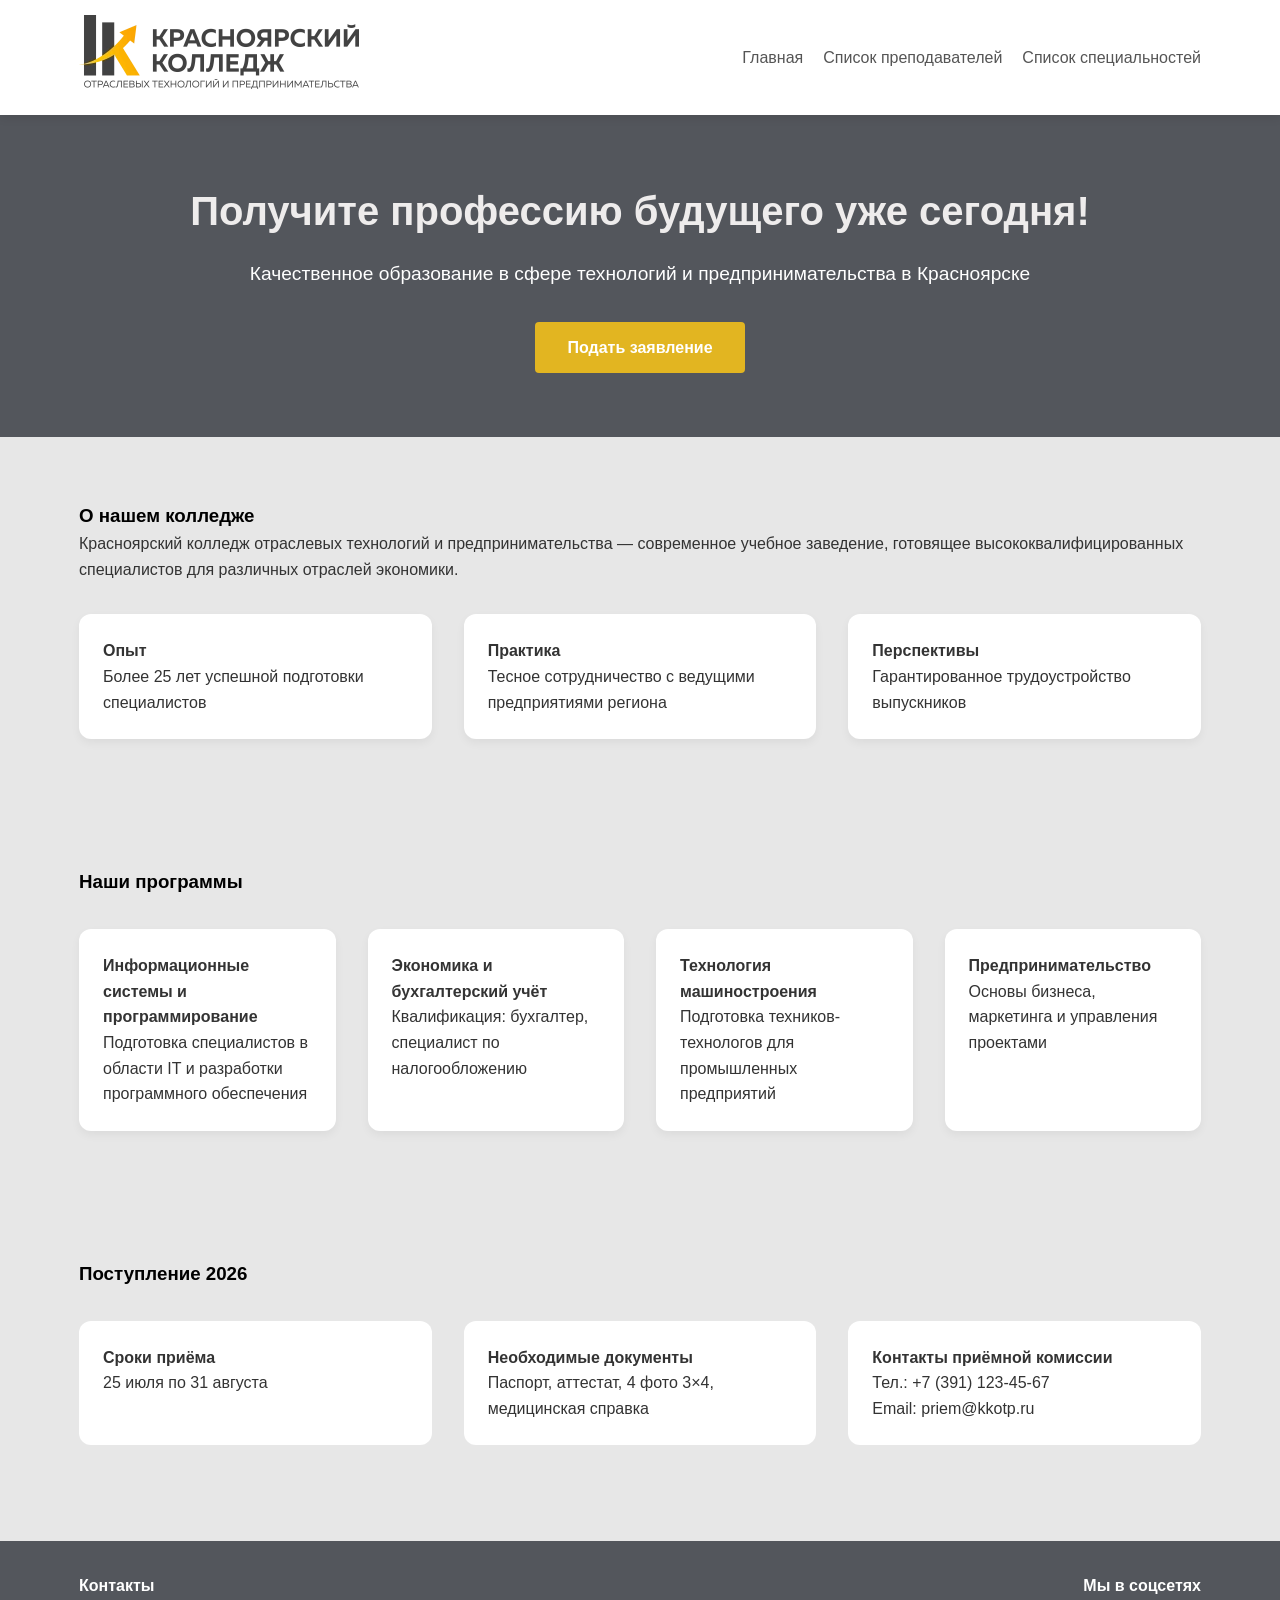
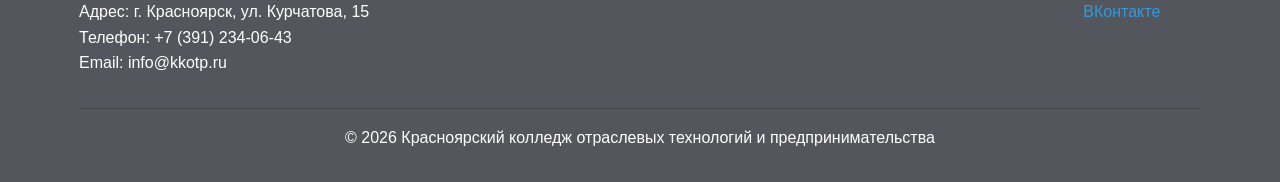
<file: index.html>
<!DOCTYPE html>
<html lang="ru">
<head>
    <meta charset="UTF-8">
    <meta name="viewport" content="width=device-width, initial-scale=1.0">
    <title>Колледж ККОТиП — Красноярск</title>
    <link rel="stylesheet" href="css/style.css">
</head>
<body>
    <header>
        <div class="container">
            <nav class="navbar">
                <div class="logo"><img src="105196.upto100x100.jpg" alt=""></div>
                <div class="nav-links">
                    <a href="index.html">Главная</a>
                    <a href="teachers.html">Список преподавателей</a>
                    <a href="kursi.html">Список специальностей</a>
                </div>
            </nav>
        </div>
    </header>

<section class="hero">
        <div class="container">
            <h2>Получите профессию будущего уже сегодня!</h2>
            <p>Качественное образование в сфере технологий и предпринимательства в Красноярске</p>
            <a href="https://forms.gle/qwAy3K6vNuSjHJoZ8" class="btn">Подать заявление</a>
        </div>
    </section>

    <!-- О колледже -->
    <section id="about" class="about">
        <div class="container">
            <h3>О нашем колледже</h3>
            <p>Красноярский колледж отраслевых технологий и предпринимательства — современное учебное заведение, готовящее высококвалифицированных специалистов для различных отраслей экономики.</p>
            <div class="features">
                <div class="feature">
                    <h4>Опыт</h4>
                    <p>Более 25 лет успешной подготовки специалистов</p>
                </div>
                <div class="feature">
                    <h4>Практика</h4>
                    <p>Тесное сотрудничество с ведущими предприятиями региона</p>
                </div>
                <div class="feature">
                    <h4>Перспективы</h4>
                    <p>Гарантированное трудоустройство выпускников</p>
                </div>
            </div>
        </div>
    </section>

    <!-- Программы обучения -->
    <section id="programs" class="programs">
        <div class="container">
            <h3>Наши программы</h3>
            <div class="program-list">
                <div class="program">
                    <h4>Информационные системы и программирование</h4>
                    <p>Подготовка специалистов в области IT и разработки программного обеспечения</p>
                </div>
                <div class="program">
                    <h4>Экономика и бухгалтерский учёт</h4>
                    <p>Квалификация: бухгалтер, специалист по налогообложению</p>
                </div>
                <div class="program">
                    <h4>Технология машиностроения</h4>
                    <p>Подготовка техников-технологов для промышленных предприятий</p>
                </div>
                <div class="program">
                    <h4>Предпринимательство</h4>
                    <p>Основы бизнеса, маркетинга и управления проектами</p>
                </div>
            </div>
        </div>
    </section>

    <!-- Поступление -->
    <section id="admissions" class="admissions">
        <div class="container">
            <h3>Поступление 2026</h3>
            <div class="admission-info">
                <div class="info-item">
                    <h4>Сроки приёма</h4>
                    <p> 25 июля по 31 августа</p>
                </div>
                <div class="info-item">
                    <h4>Необходимые документы</h4>
                    <p>Паспорт, аттестат, 4 фото 3×4, медицинская справка</p>
                </div>
                <div class="info-item">
                    <h4>Контакты приёмной комиссии</h4>
                    <p>Тел.: +7 (391) 123-45-67</p>
                    <p>Email: priem@kkotp.ru</p>
                </div>
            </div>
        </div>
    </section>

    <!-- Подвал сайта -->
    <footer id="contacts" class="footer">
        <div class="container">
            <div class="footer-content">
                <div class="contact-info">
                    <h4>Контакты</h4>
                    <p>Адрес: г. Красноярск, ул. Курчатова, 15</p>
                    <p>Телефон: +7 (391) 234-06-43</p>
                    <p>Email: info@kkotp.ru</p>
                </div>
                <div class="social">
                    <h4>Мы в соцсетях</h4>
                    <a href="https://vk.com/dobro_kkotip">ВКонтакте</a>
                </div>
            </div>
            <div class="copyright">
                <p>&copy; 2026 Красноярский колледж отраслевых технологий и предпринимательства</p>
            </div>
        </div>
    </footer>
</body>
</html>
</body>
</html>
</file>
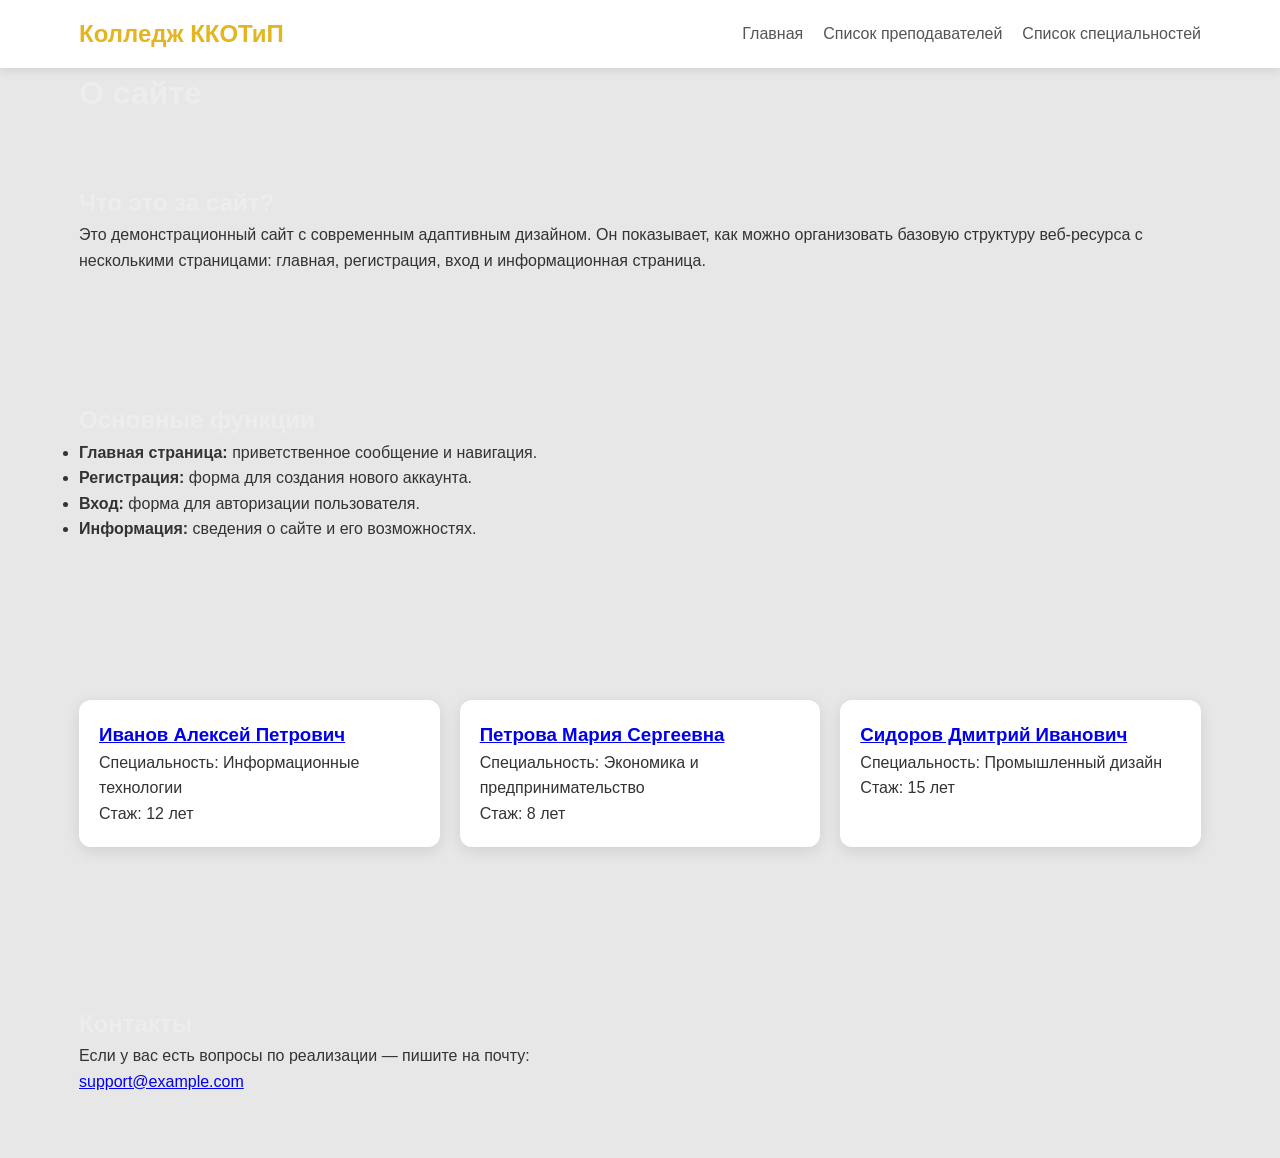
<file: info.html>
<!DOCTYPE html>
<html lang="ru">
<head>
    <meta charset="UTF-8">
    <meta name="viewport" content="width=device-width, initial-scale=1.0">
    <title>Информация</title>
    <link rel="stylesheet" href="css/style.css">
</head>
<body>
 <header>
        <div class="container">
            <nav class="navbar">
                <div class="logo">Колледж ККОТиП</div>
                <div class="nav-links">
                    <a href="index.html">Главная</a>
                    <a href="teachers.html">Список преподавателей</a>
                    <a href="kursi.html">Список специальностей</a>
                </div>
            </nav>
        </div>
    </header>

    <main class="container">
        <h1>О сайте</h1>
        
        <section>
            <h2>Что это за сайт?</h2>
            <p>Это демонстрационный сайт с современным адаптивным дизайном. Он показывает, как можно организовать базовую структуру веб‑ресурса с несколькими страницами: главная, регистрация, вход и информационная страница.</p>
        </section>

        <section>
            <h2>Основные функции</h2>
            <ul>
                <li><strong>Главная страница:</strong> приветственное сообщение и навигация.</li>
                <li><strong>Регистрация:</strong> форма для создания нового аккаунта.</li>
                <li><strong>Вход:</strong> форма для авторизации пользователя.</li>
                <li><strong>Информация:</strong> сведения о сайте и его возможностях.</li>
            </ul>
        </section>

         <section class="teachers">
            <article class="teacher-card">
                <h3><a href="lectures/ivanov.html">Иванов Алексей Петрович</a></h3>
                <p>Специальность: Информационные технологии</p>
                <p>Стаж: 12 лет</p>
            </article>

            <article class="teacher-card">
                <h3><a href="lectures/petrova.html">Петрова Мария Сергеевна</a></h3>
                <p>Специальность: Экономика и предпринимательство</p>
                <p>Стаж: 8 лет</p>
            </article>

            <article class="teacher-card">
                <h3><a href="lectures/sidorov.html">Сидоров Дмитрий Иванович</a></h3>
                <p>Специальность: Промышленный дизайн</p>
                <p>Стаж: 15 лет</p>
            </article>
        </section>
        <section>
            <h2>Контакты</h2>
            <p>Если у вас есть вопросы по реализации — пишите на почту:</p>
            <p><a href="mailto:support@example.com">support@example.com</a></p>
        </section>
    </main>
</body>
</html>
</file>
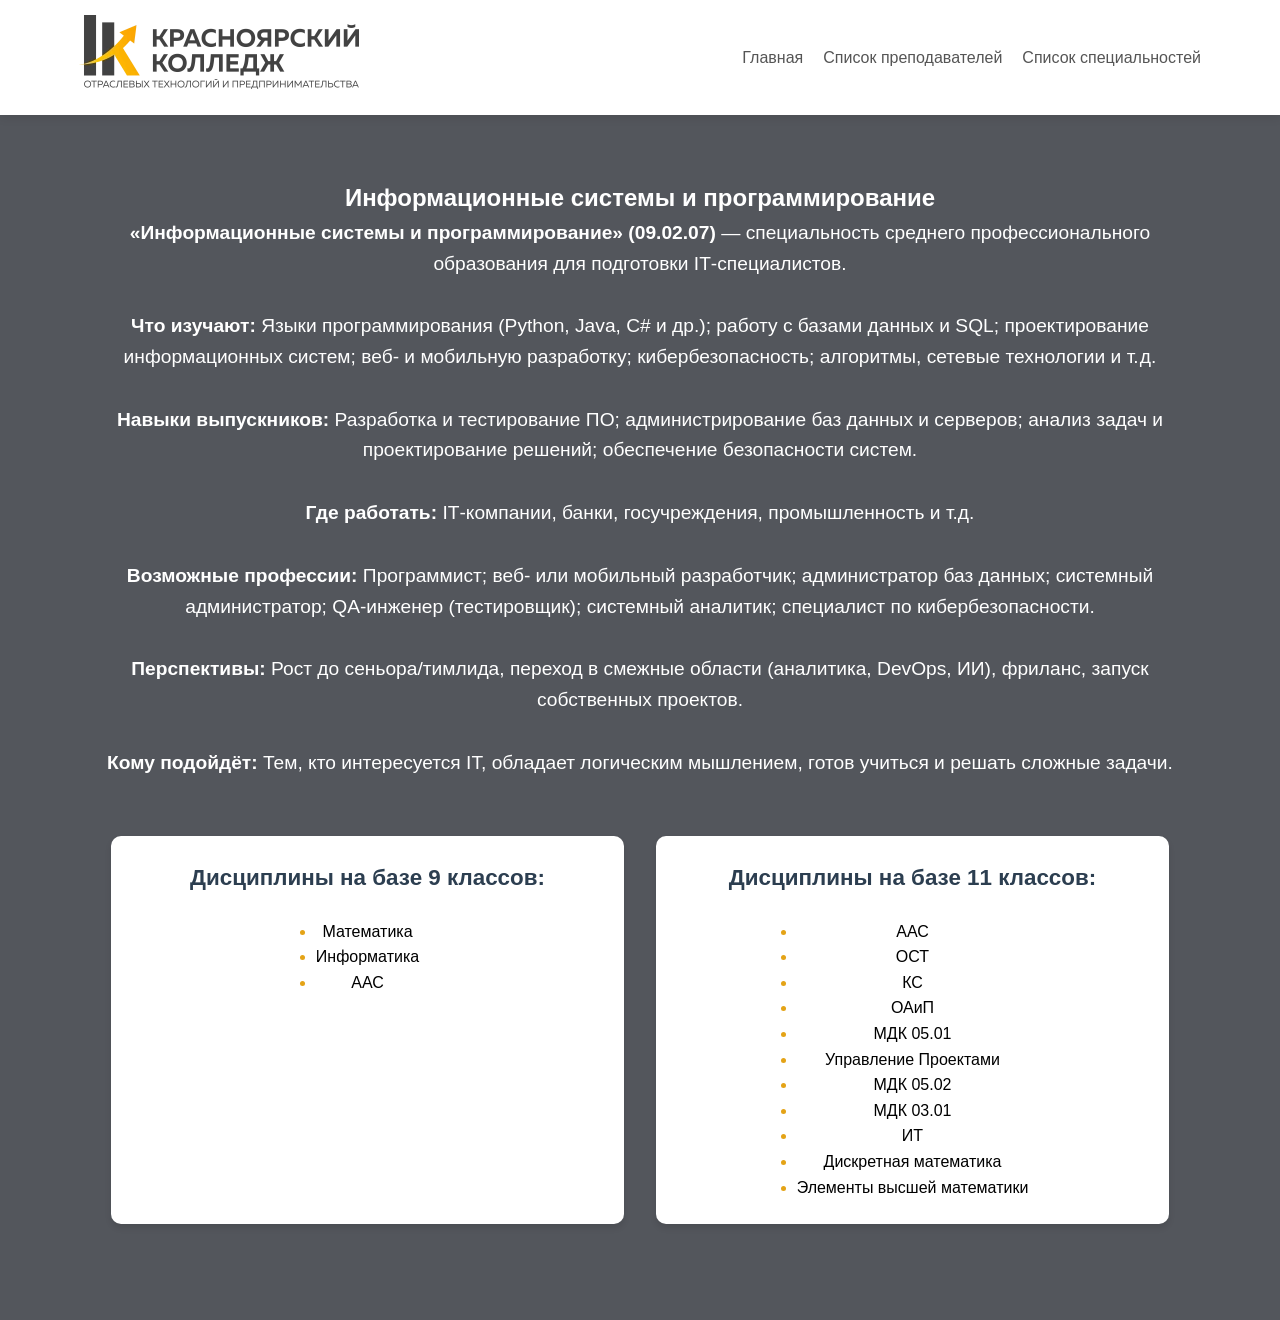
<file: isip.html>
<!DOCTYPE html>
<html lang="ru">
<head>
    <meta charset="UTF-8">
    <meta name="viewport" content="width=device-width, initial-scale=1.0">
    <title>Преподаватели ККОТиП</title>
    <link rel="stylesheet" href="css/kursi-info.css">
</head>
<body>
    <header>
        <div class="container">
            <nav class="navbar">
                <div class="logo"><img src="105196.upto100x100.jpg" alt=""></div>
                <div class="nav-links">
                    <a href="index.html">Главная</a>
                    <a href="teachers.html">Список преподавателей</a>
                    <a href="kursi.html">Список специальностей</a>
                </div>
            </nav>
        </div>
    </header>
    <section class="hero">
        <div class="container">
            <h1>Информационные системы и программирование</h1>
            <div class="af">
            <p><strong>«Информационные системы и программирование» (09.02.07)</strong> — специальность среднего профессионального образования для подготовки IT‑специалистов.</p>
    <div class="af">          
<p> <strong>Что изучают:</strong> Языки программирования (Python, Java, C# и др.);
работу с базами данных и SQL;
проектирование информационных систем;
веб‑ и мобильную разработку;
кибербезопасность;
алгоритмы, сетевые технологии и т. д.</p>
<p><strong>Навыки выпускников:</strong> Разработка и тестирование ПО; администрирование баз данных и серверов; анализ задач и проектирование решений; обеспечение безопасности систем.</p>
<p><strong>Где работать:</strong> IT‑компании, банки, госучреждения, промышленность и т.д.</p>
<p><strong>Возможные профессии:</strong> Программист; веб‑ или мобильный разработчик; администратор баз данных; системный администратор; QA‑инженер (тестировщик); системный аналитик; специалист по кибербезопасности.</p>
<p><strong>Перспективы:</strong> Рост до сеньора/тимлида, переход в смежные области (аналитика, DevOps, ИИ), фриланс, запуск собственных проектов.</p>
<p><strong>Кому подойдёт:</strong> Тем, кто интересуется IT, обладает логическим мышлением, готов учиться и решать сложные задачи.</p></strong>
        </div>
    </div>
    </header>

<br> <main class="teachers-grid">
    <!-- Преподаватель 1 -->
     <div class="teacher-card">
        <div class="teacher-info">
            <h3>Дисциплины на базе 9 классов:</h3>
                <ul>
  <li>Математика</li>
  <li>Информатика</li>
  <li>ААС</li>
</ul>
        </div>
     </div>

    <!-- Преподаватель 1 -->
     <div class="teacher-card">
        <div class="teacher-info">
            <h3>Дисциплины на базе 11 классов:</h3>
                <ul>
  <li>ААС</li>
  <li>ОСТ</li>
  <li>КС</li>
  <li>ОАиП</li>
  <li>МДК 05.01</li>
  <li>Управление Проектами</li>
  <li>МДК 05.02</li>
  <li>МДК 03.01</li>
  <li>ИТ</li>
  <li>Дискретная математика</li>
  <li>Элементы высшей математики</li>
</ul>
        </div>
     </div>
    
</body>
</html>
</file>
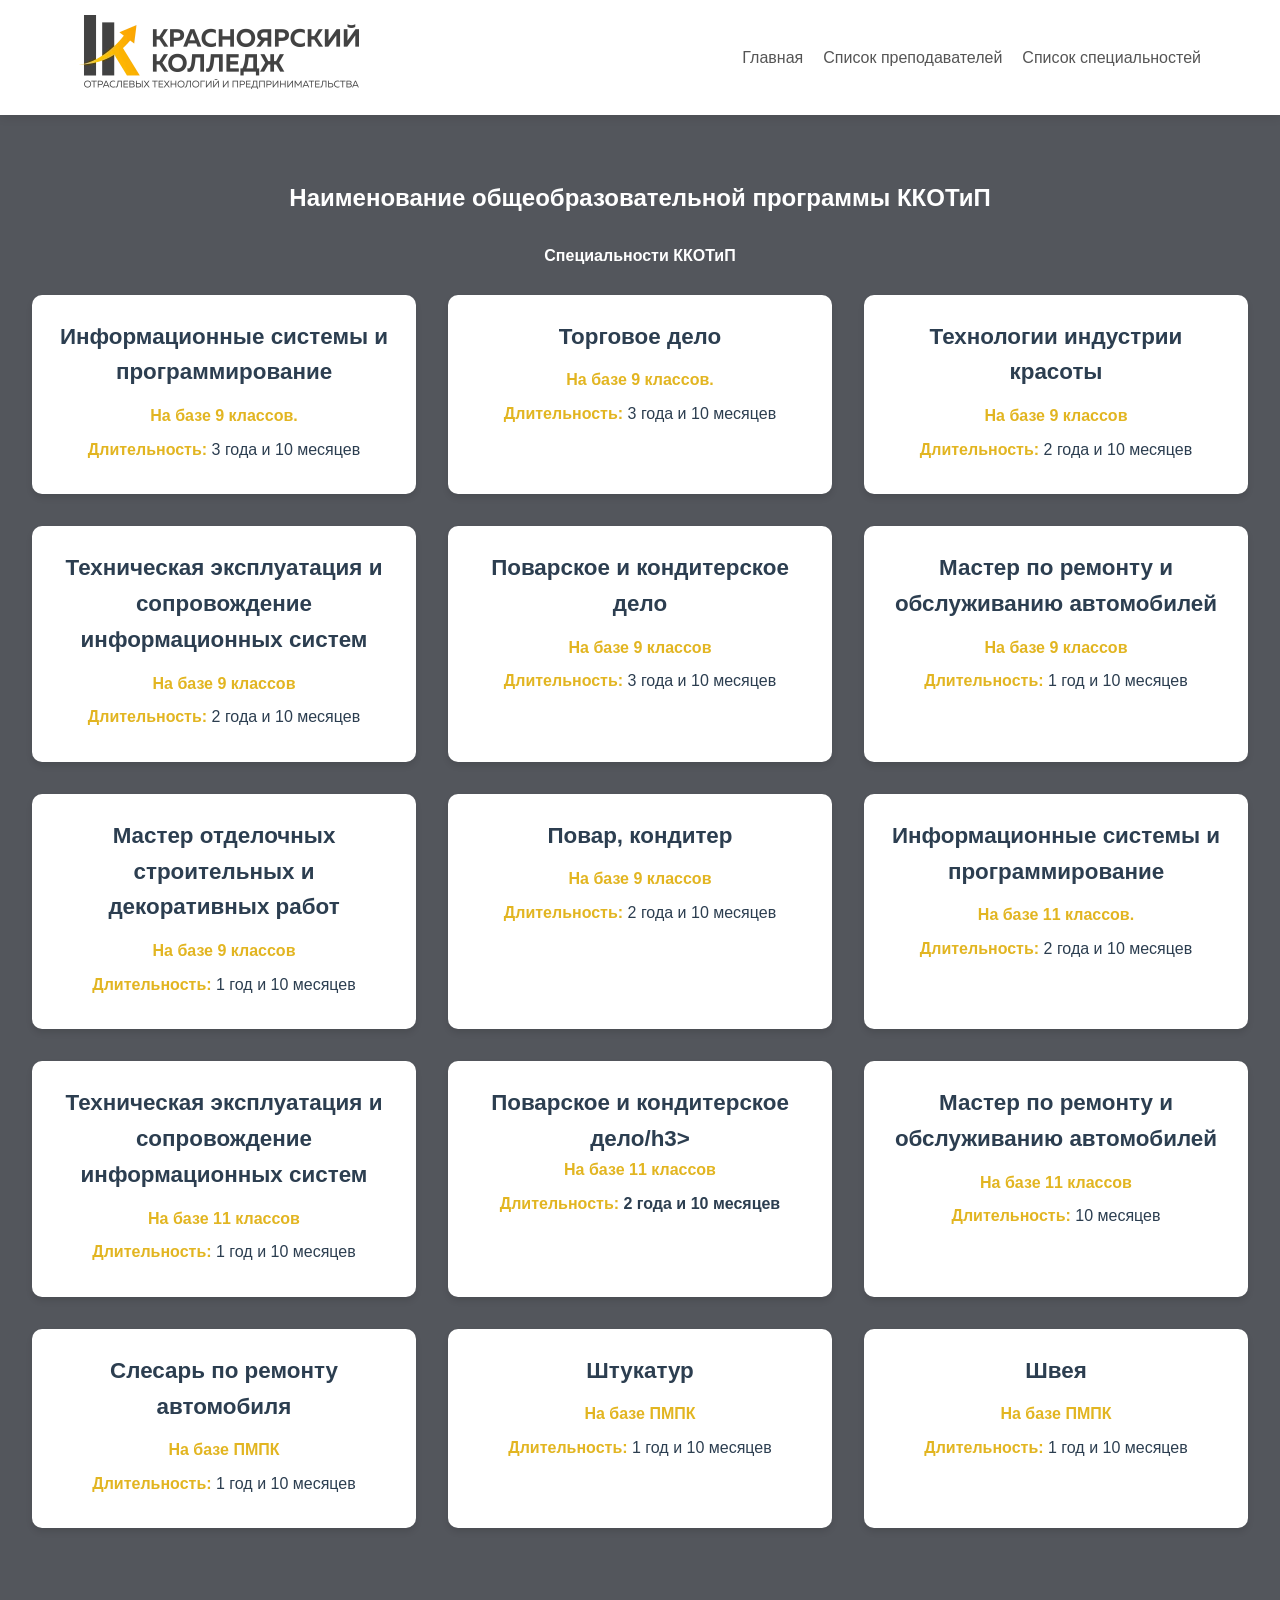
<file: kursi.html>
<!DOCTYPE html>
<html lang="ru">
<head>
    <meta charset="UTF-8">
    <meta name="viewport" content="width=device-width, initial-scale=1.0">
    <title>Преподаватели ККОТиП</title>
    <link rel="stylesheet" href="css/kursi.css">
</head>
<body>
    <header>
        <div class="container">
            <nav class="navbar">
                <div class="logo"><img src="105196.upto100x100.jpg" alt=""></div>
                <div class="nav-links">
                    <a href="index.html">Главная</a>
                    <a href="teachers.html">Список преподавателей</a>
                    <a href="kursi.html">Список специальностей</a>
                </div>
            </nav>
        </div>
    </header>
    <section class="hero">
        <div class="container">
            <h1>Наименование общеобразовательной программы ККОТиП</h1>
            <br><strong>Специальности ККОТиП</strong>
        </div>
    </header>

<br> <main class="teachers-grid">
    <!-- Преподаватель 1 -->
     <a href="isip.html" class="teacher-card">
        <div class="teacher-info">
            <h3>Информационные системы и программирование</h3>
                <p><strong>  На базе 9 классов.</strong></p>
                <p><strong>Длительность:</strong> 3 года и 10 месяцев </p>
        </div>
    </a>

    <a href="td.html" class="teacher-card">
        <div class="teacher-info">
            <h3>Торговое дело</h3>
                <p><strong>  На базе 9 классов.</strong></p>
                <p><strong>Длительность:</strong> 3 года и 10 месяцев</p>
        </div>
    </a>

        <!-- Преподаватель 2 -->
        <a href="tik.html" class="teacher-card">
            <div class="teacher-info">
                <h3>Технологии индустрии красоты</h3>
                <p><strong>На базе 9 классов</p></strong>
                <p><strong>Длительность:</strong> 2 года и 10 месяцев</p>
            </div>
        </a>

        <!-- Преподаватель 3 -->
        <a href="teisip.html" class="teacher-card">
            <div class="teacher-info">
                <h3>Техническая эксплуатация и сопровождение информационных систем</h3>
                <p><strong>На базе 9 классов</p></strong>
                <p><strong>Длительность:</strong> 2 года и 10 месяцев</p>
            </div>
        </a>

        <a href="pkd.html" class="teacher-card">
            <div class="teacher-info">
                <h3>Поварское и кондитерское дело</h3>
                <p><strong>На базе 9 классов</p></strong>
                <p><strong>Длительность:</strong> 3 года и 10 месяцев</p>
            </div>
        </a>
        <!-- Преподаватель 4 -->
        <a href="mpra.html" class="teacher-card">
            <div class="teacher-info">
                <h3>Мастер по ремонту и обслуживанию автомобилей</h3>
                <p><strong>На базе 9 классов</p></strong>
                <p><strong>Длительность:</strong> 1 год и 10 месяцев</p>
            </div>
        </a>
        <a href="mosdr.html" class="teacher-card">
            <div class="teacher-info">
                <h3> Мастер отделочных строительных и декоративных работ</h3>
                <p><strong>На базе 9 классов</p></strong>
                <p><strong>Длительность:</strong> 1 год и 10 месяцев</p>
            </div>

        <a href="pk.html" class="teacher-card">
            <div class="teacher-info">
                <h3>Повар, кондитер</h3>
                <p><strong>На базе 9 классов</p></strong>
                <p><strong>Длительность:</strong> 2 года и 10 месяцев</p>
            </div>
        </a>
        <a href="isip.html" class="teacher-card">
        <div class="teacher-info">
            <h3>Информационные системы и программирование</h3>
                <p><strong>  На базе 11 классов.</strong></p>
                <p><strong>Длительность:</strong> 2 года и 10 месяцев </p>
        </div>
    </a>


        <a href="teisip.html" class="teacher-card">
            <div class="teacher-info">
                <h3>Техническая эксплуатация и сопровождение информационных систем</h3>
                <p><strong>На базе 11 классов</p></strong>
                <p><strong>Длительность:</strong> 1 год и 10 месяцев</p>
            </div>
        </a>

        <a href="pkd.html" class="teacher-card">
            <div class="teacher-info">
                <h3>Поварское и кондитерское дело/h3>
                <p><strong>На базе 11 классов</p></strong>
                <p><strong>Длительность:</strong> 2 года и 10 месяцев</p>
            </div>
        </a>

        <a href="mpra.html" class="teacher-card">
            <div class="teacher-info">
                <h3>Мастер по ремонту и обслуживанию автомобилей</h3>
                <p><strong>На базе 11 классов</p></strong>
                <p><strong>Длительность:</strong> 10 месяцев</p>
            </div>
        </a>
        <a href="slesar.html" class="teacher-card">
            <div class="teacher-info">
                <h3>Слесарь по ремонту автомобиля</h3>
                <p><strong>На базе ПМПК</p></strong>
                <p><strong>Длительность:</strong> 1 год и 10 месяцев</p>
            </div>
        </a>
        <a href="shtuk.html" class="teacher-card">
            <div class="teacher-info">
                <h3>Штукатур</h3>
                <p><strong>На базе ПМПК</p></strong>
                <p><strong>Длительность:</strong> 1 год и 10 месяцев</p>
            </div>
        </a>
        <a href="shveya.html" class="teacher-card">
            <div class="teacher-info">
                <h3>Швея</h3>
                <p><strong>На базе ПМПК</p></strong>
                <p><strong>Длительность:</strong> 1 год и 10 месяцев</p>
            </div>
        </a>
    </div>
</body>
</html>
</file>
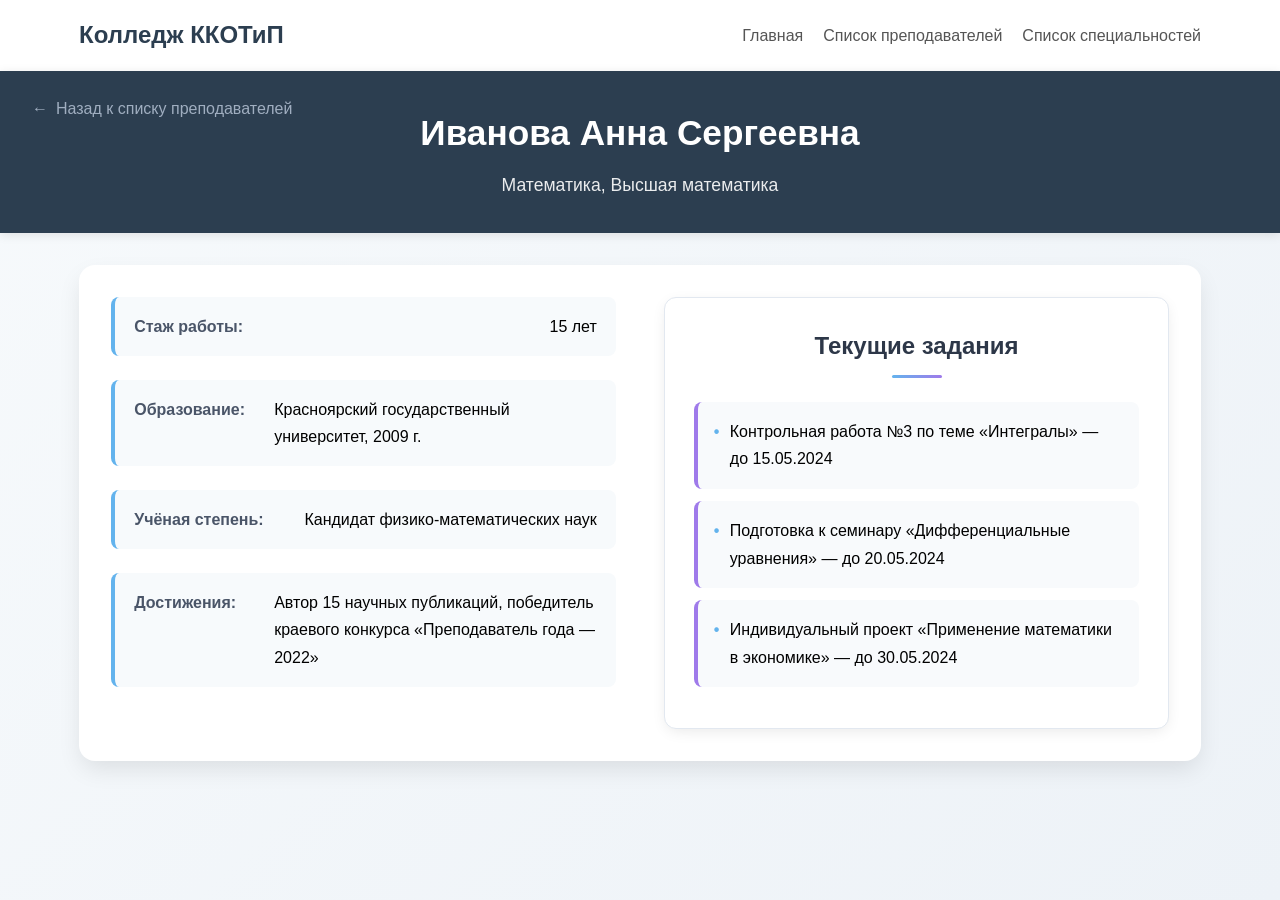
<file: teacher-details.html>
<!DOCTYPE html>
<html lang="ru">
<head>
    <meta charset="UTF-8">
    <meta name="viewport" content="width=device-width, initial-scale=1.0">
    <title>Преподаватель — ККОТиП</title>
    <link rel="stylesheet" href="css/teacher-details.css">
</head>
<body>
    <header>
        <div class="container">
            <nav class="navbar">
                <div class="logo">Колледж ККОТиП</div>
                <div class="nav-links">
                    <a href="index.html">Главная</a>
                    <a href="teachers.html">Список преподавателей</a>
                    <a href="kursi.html">Список специальностей</a>
                </div>
            </nav>
        </div>
    </header>
    <header class="header">
        <div class="container">
            <a href="teachers.html" class="back-link"> Назад к списку преподавателей</a>
            <h1 id="teacher-name">Иванова Анна Сергеевна</h1>
            <p id="teacher-subject">Математика, Высшая математика</p>
        </div>
    </header>

    <main class="container">
        <div class="teacher-profile">
            <div class="profile-info">
                <div class="info-item">
                    <strong>Стаж работы:</strong>
                    <span id="teacher-experience">15 лет</span>
                </div>
                <div class="info-item">
                    <strong>Образование:</strong>
                    <span>Красноярский государственный университет, 2009 г.</span>
                </div>
                <div class="info-item">
                    <strong>Учёная степень:</strong>
                    <span>Кандидат физико‑математических наук</span>
                </div>
                <div class="info-item">
                    <strong>Достижения:</strong>
                    <span>Автор 15 научных публикаций, победитель краевого конкурса «Преподаватель года — 2022»</span>
                </div>
            </div>

            <!-- Окошко с заданиями -->
            <div class="assignments-box">
                <h2>Текущие задания</h2>
                <ul class="assignment-list">
                    <li>Контрольная работа №3 по теме «Интегралы» — до 15.05.2024</li>
                    <li>Подготовка к семинару «Дифференциальные уравнения» — до 20.05.2024</li>
                    <li>Индивидуальный проект «Применение математики в экономике» — до 30.05.2024</li>
                </ul>
            </div>
        </div>
    </main>
</body>
</html>
</file>
<file: css/style.css>
* {
    margin: 0;
    padding: 0;
    box-sizing: border-box;
}

body {
    font-family: 'Segoe UI', Tahoma, Geneva, Verdana, sans-serif;
    line-height: 1.6;
    color: #333;
    background-color: #e7e7e7;
}

.container {
    width: 90%;
    max-width: 1200px;
    margin: 0 auto;
    padding: 0 15px;
}

header {
    background-color: #fff;
    box-shadow: 0 2px 10px rgba(0, 0, 0, 0.1);
    position: sticky;
    top: 0;
    z-index: 100;
}

.navbar {
    display: flex;
    justify-content: space-between;
    align-items: center;
    padding: 15px 0;
}

.logo {
    font-size: 1.5rem;
    font-weight: 700;
    color: #e2b521;
}

.nav-links {
    display: flex;
    gap: 20px;
}

.nav-links a {
    color: #555;
    text-decoration: none;
    font-weight: 500;
    transition: color 0.3s;
}

.nav-links a:hover {
    color: #3498db;
}

.hero {
    background:  #53565c;
    color: rgb(255, 255, 255);
    text-align: center;
    padding: 4rem 0;
    margin-top: 0;
}

.hero h2 {
    font-size: 2.5rem;
    margin-bottom: 1rem;
}

.hero p {
    font-size: 1.2rem;
    margin-bottom: 2rem;
}

.btn {
    display: inline-block;
    background: #3498db;
    color: white;
    padding: 0.8rem 2rem;
    text-decoration: none;
    border-radius: 4px;
    font-weight: bold;
    transition: background 0.3s;
}

.btn:hover {
    background: #2980b9;
}

section {
    padding: 4rem 0;
}

h1 {
    color: #eeecec;
}

h2 {
    color: #eeecec;
}

h3 {
    color: #000000;
}

.features {
    display: flex;
    gap: 2rem;
    margin-top: 2rem;
    flex-wrap: wrap;
}

.feature {
    flex: 1;
    background: #fff;
    padding: 1.5rem;
    border-radius: 12px;
    box-shadow: 0 4px 10px rgba(0,0,0,0.05);
}

.program-list {
    display: grid;
    grid-template-columns: repeat(auto-fit, minmax(250px, 1fr));
    gap: 2rem;
    margin-top: 2rem;
}

.program {
    background: #fff;
    padding: 1.5rem;
    border-radius: 12px;
    box-shadow: 0 4px 10px rgba(0,0,0,0.05);
}

.admission-info {
    display: flex;
    gap: 2rem;
    flex-wrap: wrap;
    margin-top: 2rem;
}

.info-item {
    flex: 1;
    background: #fff;
    padding: 1.5rem;
    border-radius: 12px;
}

.form-group {
    margin-bottom: 20px;
}

label {
    display: block;
    margin-bottom: 5px;
    font-weight: 600;
    color: #444;
}

input[type="text"],
input[type="email"],
input[type="password"] {
    width: 100%;
    padding: 12px;
    border: 1px solid #ddd;
    border-radius: 8px;
    font-size: 1rem;
    transition: border-color 0.3s;
}

input:focus {
    outline: none;
    border-color: #e2b521;
}

button {
    background-color: #e2b521;
    color: white;
    padding: 12px 24px;
    border: none;
    border-radius: 8px;
    cursor: pointer;
    font-size: 1rem;
    font-weight: 600;
    transition: background-color 0.3s;
}

.btn {
    background-color: #e2b521 !important;
}

/* Футер */
.footer {
    background: #53565c;
    color: white;
    padding: 2rem 0;
    margin-top: 2rem;
}

.footer-content {
    display: flex;
    justify-content: space-between;
    flex-wrap: wrap;
    gap: 2rem;
}

.footer a {
    color: #3498db;
    text-decoration: none;
}

.copyright {
    text-align: center;
    margin-top: 2rem;
    padding-top: 1rem;
    border-top: 1px solid #444;
}

.teachers {
    display: grid;
    grid-template-columns: repeat(auto-fit, minmax(280px, 1fr));
    gap: 20px;
    margin: 30px 0;
}

.teacher-card {
    background-color: #fff;
    border-radius: 12px;
    padding: 20px;
    box-shadow: 0 4px 15px rgba(0, 0, 0, 0.1);
    transition: transform 0.3s;
}

.teacher-card:hover {
    transform: translateY(-5px);

}

@media (max-width: 768px) {
    .navbar {
        flex-direction: column;
        text-align: center;
        gap: 15px;
    }
    .nav-links {
        flex-direction: column;
        gap: 10px;
    }
    .nav-links a {
        padding: 8px;
        display: block;
    }
    .hero h2 {
        font-size: 1.8rem;
    }
    .hero p {
        font-size: 1rem;
    }
    .features {
        flex-direction: column;
    }
    .program-list {
        grid-template-columns: 1fr;
    }
    .admission-info {
        flex-direction: column;
    }
    .footer-content {
        flex-direction: column;
        text-align: center;
    }
    .form-group input, .form-group button {
        font-size: 16px; /* предотвращает зум на iOS */
    }
    button {
        width: 100%;
    }
    .teachers {
        grid-template-columns: 1fr;
    }
}

@media (max-width: 480px) {
    .container {
        width: 95%;
        padding: 0 10px;
    }
    .hero {
        padding: 2.5rem 0;
    }
    .hero h2 {
        font-size: 1.5rem;
    }
    .btn {
        display: block;
        width: 100%;
        text-align: center;
    }
    section {
        padding: 2rem 0;
    }
    h1 {
        font-size: 1.8rem;
    }
}
</file>
<file: css/kursi-info.css>
* {
    margin: 0;
    padding: 0;
    box-sizing: border-box;
}

body {
    font-family: 'Segoe UI', Tahoma, Geneva, Verdana, sans-serif;
    line-height: 1.6;
    color: #333;
    background-color: #ffffff;
}

.container {
    width: 90%;
    max-width: 1200px;
    margin: 0 auto;
    padding: 0 15px;
}

header {
    background-color: #fff;
    box-shadow: 0 2px 10px rgba(0, 0, 0, 0.1);
    position: sticky;
    top: 0;
    z-index: 100;
}

.navbar {
    display: flex;
    justify-content: space-between;
    align-items: center;
    padding: 15px 0;
}

.logo {
    font-size: 1.5rem;
    font-weight: 700;
    color: #e2b521;
}

.nav-links {
    display: flex;
    gap: 20px;
}

.nav-links a {
    color: #555;
    text-decoration: none;
    font-weight: 500;
    transition: color 0.3s;
}

.nav-links a:hover {
    color: #3498db;
}
.hero {
    background:  #53565c;
    color: rgb(255, 255, 255);
    text-align: center;
    padding: 4rem 0;
    margin-top: 0;
}

.hero h2 {
    font-size: 2.5rem;
    margin-bottom: 1rem;
}

.hero p {
    font-size: 1.2rem;
    margin-bottom: 2rem;
}


/* Основной контент */
main {
    padding: 40px 0;
}
/* Шапка */
.header {
    background: #53565c;
    color: white;
    text-align: center;
    padding: 2rem 0;
    margin-bottom: 2rem;
}

.header h1 {
    font-size: 2.5rem;
    margin-bottom: 0.5rem;
}

.header p {
    font-size: 1.2rem;
    opacity: 0.8;
}

/* Сетка преподавателей */
.teachers-grid {
    display: grid;
    grid-template-columns: repeat(auto-fit, minmax(300px, 1fr));
    gap: 2rem;
    padding: 0 2rem 2rem;
}

.af p{
    color: #ffffff;
}
/* Карточки преподавателей */
.teacher-card {
    text-decoration: none;
    color: inherit;
    background: white;
    border-radius: 10px;
    overflow: hidden;
    box-shadow: 0 4px 6px rgba(0, 0, 0, 0.1);
    transition: transform 0.3s, box-shadow 0.3s;
    display: block;
}

ul li::marker {
    color: #e4a316
}
ul li {
    color: black;
}
.teacher-card:hover {
    transform: translateY(-5px);
    box-shadow: 0 8px 15px rgba(0, 0, 0, 0.2);
}

.teacher-info {
    display: flex;                    /* Включаем флексбокс для выравнивания */
    flex-direction: column;           /* Элементы идут друг под другом */
    align-items: center;              /* Центрируем по горизонтали (опционально) */
    gap: 10px;                        /* Расстояние между картинкой и текстом */
    padding: 1.5rem;
}

.teacher-info h3 {
    color: #2c3e50;
    margin-bottom: 0.8rem;
    font-size: 1.4rem;
}

.teacher-info p {
    margin-bottom: 0.5rem;
    font-size: 1rem;
}

.teacher-info strong {
    color: #e4a316;
}

.img {
  width: auto;                      /* Убираем фиксированную ширину */
  height: auto;                     /* Убираем фиксированную высоту */
  border-radius: 4px;               /* Скругление (по желанию) */
  overflow: hidden;                 /* На всякий случай, если картинка вылезет */
}

.img img {
  width: 80%;                      /* Картинка растягивается на ширину блока .img */
  height: 80%;                     /* Высота подстраивается автоматически */
  object-fit: cover;                /* Сохраняем пропорции картинки */
}
p {
    color: #2c3e50;
}
</file>
<file: css/kursi.css>
* {
    margin: 0;
    padding: 0;
    box-sizing: border-box;
}

body {
    font-family: 'Segoe UI', Tahoma, Geneva, Verdana, sans-serif;
    line-height: 1.6;
    color: #333;
    background-color: #ffffff;
}

.container {
    width: 90%;
    max-width: 1200px;
    margin: 0 auto;
    padding: 0 15px;
}

header {
    background-color: #fff;
    box-shadow: 0 2px 10px rgba(0, 0, 0, 0.1);
    position: sticky;
    top: 0;
    z-index: 100;
}

.navbar {
    display: flex;
    justify-content: space-between;
    align-items: center;
    padding: 15px 0;
}

.logo {
    font-size: 1.5rem;
    font-weight: 700;
    color: #e2b521;
}

.nav-links {
    display: flex;
    gap: 20px;
}

.nav-links a {
    color: #555;
    text-decoration: none;
    font-weight: 500;
    transition: color 0.3s;
}

.nav-links a:hover {
    color: #3498db;
}
.hero {
    background:  #53565c;
    color: rgb(255, 255, 255);
    text-align: center;
    padding: 4rem 0;
    margin-top: 0;
}

.hero h2 {
    font-size: 2.5rem;
    margin-bottom: 1rem;
}

.hero p {
    font-size: 1.2rem;
    margin-bottom: 2rem;
}


/* Основной контент */
main {
    padding: 40px 0;
}
/* Шапка */
.header {
    background: #53565c;
    color: white;
    text-align: center;
    padding: 2rem 0;
    margin-bottom: 2rem;
}

.header h1 {
    font-size: 2.5rem;
    margin-bottom: 0.5rem;
}

.header p {
    font-size: 1.2rem;
    opacity: 0.8;
}

/* Сетка преподавателей */
.teachers-grid {
    display: grid;
    grid-template-columns: repeat(auto-fit, minmax(300px, 1fr));
    gap: 2rem;
    padding: 0 2rem 2rem;
}

/* Карточки преподавателей */
.teacher-card {
    text-decoration: none;
    color: inherit;
    background: white;
    border-radius: 10px;
    overflow: hidden;
    box-shadow: 0 4px 6px rgba(0, 0, 0, 0.1);
    transition: transform 0.3s, box-shadow 0.3s;
    display: block;
}

.teacher-card:hover {
    transform: translateY(-5px);
    box-shadow: 0 8px 15px rgba(0, 0, 0, 0.2);
}

.teacher-info {
    padding: 1.5rem;
}

.teacher-info h3 {
    color: #2c3e50;
    margin-bottom: 0.8rem;
    font-size: 1.4rem;
}

.teacher-info p {
    margin-bottom: 0.5rem;
    font-size: 1rem;
}

.teacher-info strong {
    color: #e2b521;
}

p {
    color: #2c3e50;
}
</file>
<file: css/teacher-details.css>
* {
    margin: 0;
    padding: 0;
    box-sizing: border-box;
}

body {
    font-family: 'Arial', Tahoma, Geneva, Verdana, sans-serif;
    line-height: 1.7;
    background: linear-gradient(135deg, #f7fafc 0%, #edf2f7 100%);
    min-height: 100vh;
}

.container {
    width: 90%;
    max-width: 1200px;
    margin: 0 auto;
    padding: 0 15px;
}

/* Навигация (как и везде) */
header {
    background-color: #fff;
    box-shadow: 0 2px 10px rgba(0, 0, 0, 0.1);
    position: sticky;
    top: 0;
    z-index: 100;
}

.navbar {
    display: flex;
    justify-content: space-between;
    align-items: center;
    padding: 15px 0;
}

.logo {
    font-size: 1.5rem;
    font-weight: 700;
    color: #2c3e50;
}

.nav-links {
    display: flex;
    gap: 20px;
}

.nav-links a {
    color: #555;
    text-decoration: none;
    font-weight: 500;
    transition: color 0.3s;
}

.nav-links a:hover {
    color: #3498db;
}

/* Шапка преподавателя */
.header {
    background: #2c3e50;
    color: white;
    padding: 2rem 0;
    text-align: center;
    position: relative;
    margin-bottom: 2rem;
}

.back-link {
    display: inline-flex;
    align-items: center;
    gap: 0.5rem;
    color: #a0aec0;
    text-decoration: none;
    font-size: 1rem;
    transition: color 0.3s ease;
    position: absolute;
    top: 1.5rem;
    left: 2rem;
}

.back-link:hover {
    color: #63b3ed;
}

.back-link::before {
    content: "←";
    font-weight: bold;
}

.header h1 {
    font-size: 2.2rem;
    margin-bottom: 0.5rem;
}

.header p {
    font-size: 1.1rem;
    opacity: 0.9;
}

/* Профиль */
.teacher-profile {
    display: grid;
    grid-template-columns: 1fr 1fr;
    gap: 3rem;
    margin-top: 2rem;
    padding: 2rem;
    background: white;
    border-radius: 16px;
    box-shadow: 0 10px 25px -3px rgba(0, 0, 0, 0.1);
}

.profile-info {
    display: flex;
    flex-direction: column;
    gap: 1.5rem;
}

.info-item {
    display: flex;
    justify-content: space-between;
    padding: 1rem 1.2rem;
    background: #f7fafc;
    border-radius: 8px;
    border-left: 4px solid #63b3ed;
    transition: transform 0.2s ease;
}

.info-item strong {
    color: #4a5568;
    min-width: 140px;
}

.assignments-box {
    background: white;
    border-radius: 12px;
    padding: 1.8rem;
    box-shadow: 0 4px 15px -3px rgba(0, 0, 0, 0.1);
    border: 1px solid #e2e8f0;
}

.assignments-box h2 {
    color: #2d3748;
    font-size: 1.5rem;
    margin-bottom: 1.5rem;
    text-align: center;
}

.assignments-box h2::after {
    content: "";
    display: block;
    width: 50px;
    height: 3px;
    background: linear-gradient(to right, #63b3ed, #9f7aea);
    margin: 0.5rem auto;
    border-radius: 2px;
}

.assignment-list {
    list-style: none;
}

.assignment-list li {
    padding: 1rem 1.2rem;
    margin-bottom: 0.8rem;
    background: #f8fafc;
    border-radius: 8px;
    border-left: 4px solid #9f7aea;
    transition: all 0.2s ease;
    position: relative;
    padding-left: 2rem;
}

.assignment-list li::before {
    content: "•";
    color: #63b3ed;
    font-weight: bold;
    position: absolute;
    left: 1rem;
}

@media (max-width: 768px) {
    .navbar {
        flex-direction: column;
        text-align: center;
        gap: 15px;
    }
    .nav-links {
        flex-direction: column;
        gap: 10px;
    }
    .teacher-profile {
        grid-template-columns: 1fr;
        gap: 2rem;
        padding: 1.5rem;
    }
    .header h1 {
        font-size: 1.8rem;
    }
    .back-link {
        position: static;
        margin-bottom: 1rem;
        display: inline-block;
    }
    .info-item {
        flex-direction: column;
        gap: 0.5rem;
    }
    .info-item strong {
        min-width: auto;
    }
}

@media (max-width: 480px) {
    .container {
        width: 95%;
    }
    .assignments-box h2 {
        font-size: 1.3rem;
    }
    .assignment-list li {
        font-size: 0.9rem;
        padding: 0.8rem 1rem 0.8rem 2rem;
    }
}
</file>
